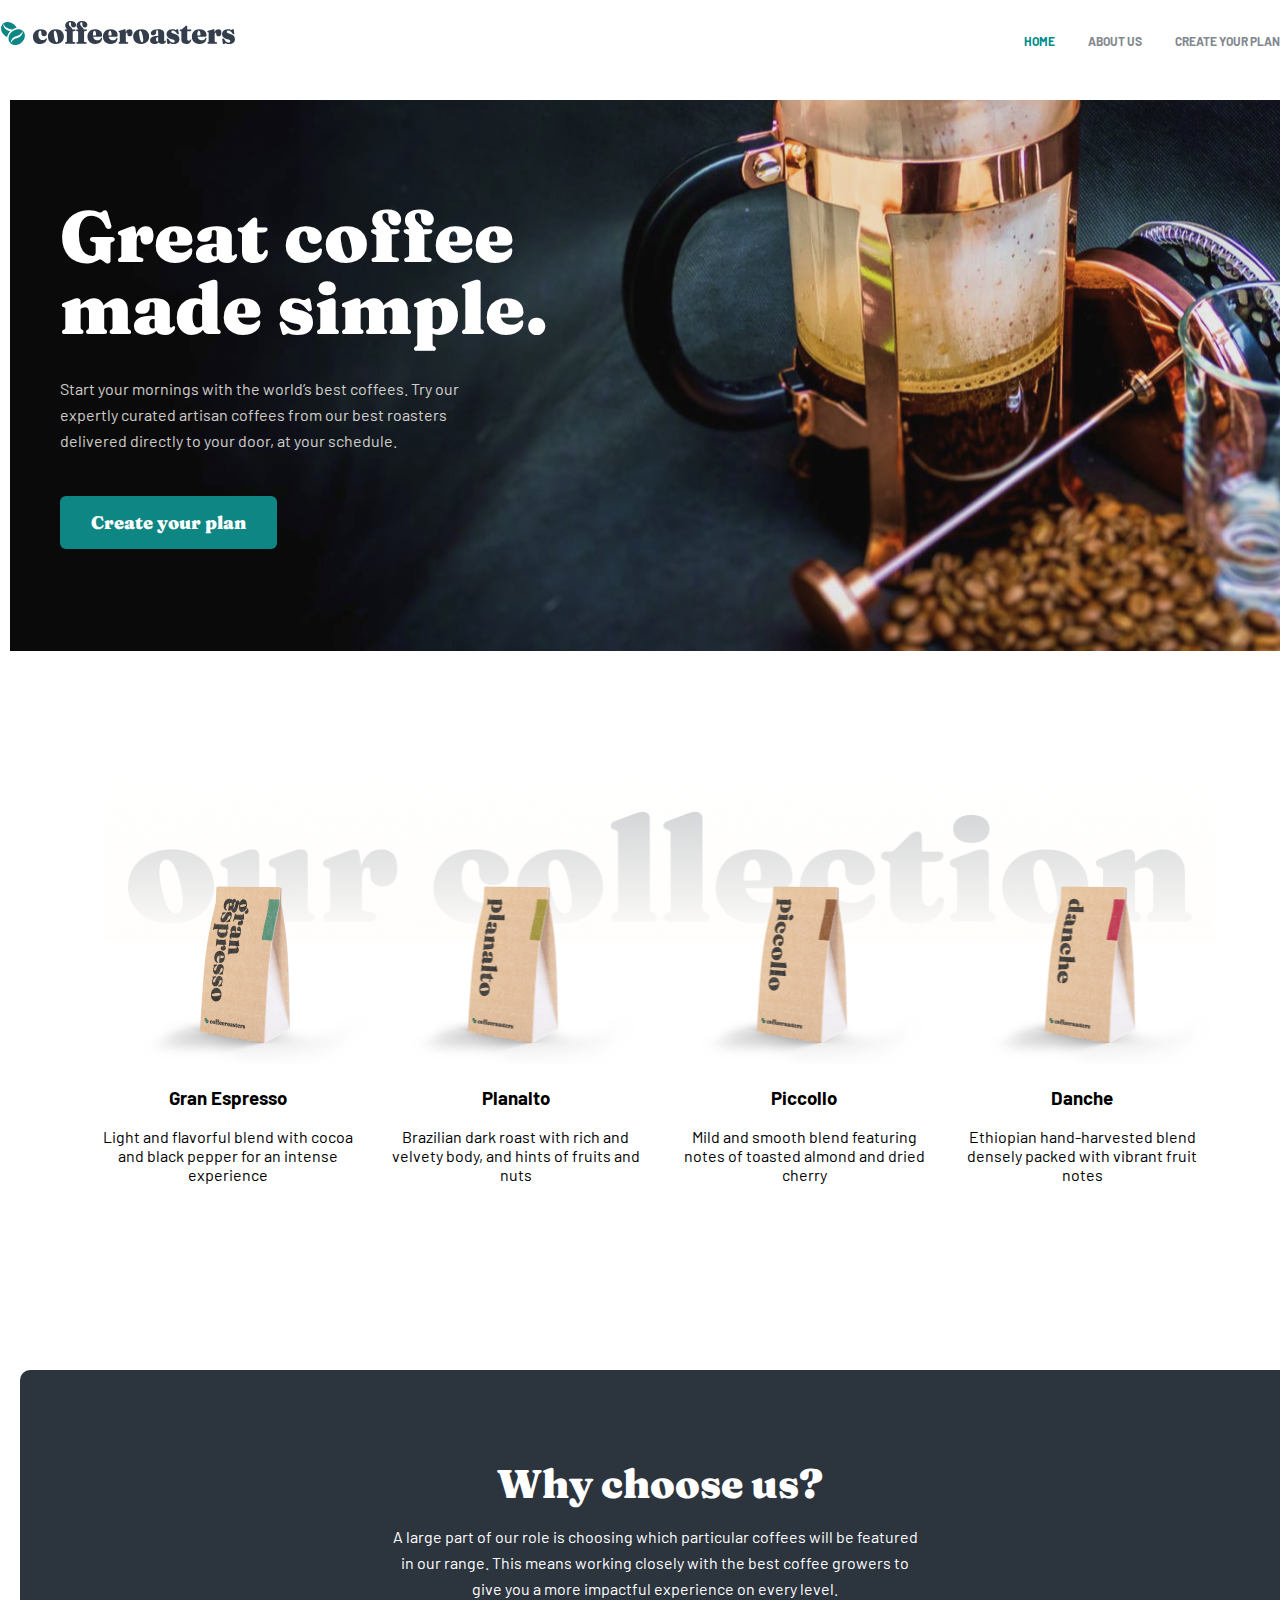
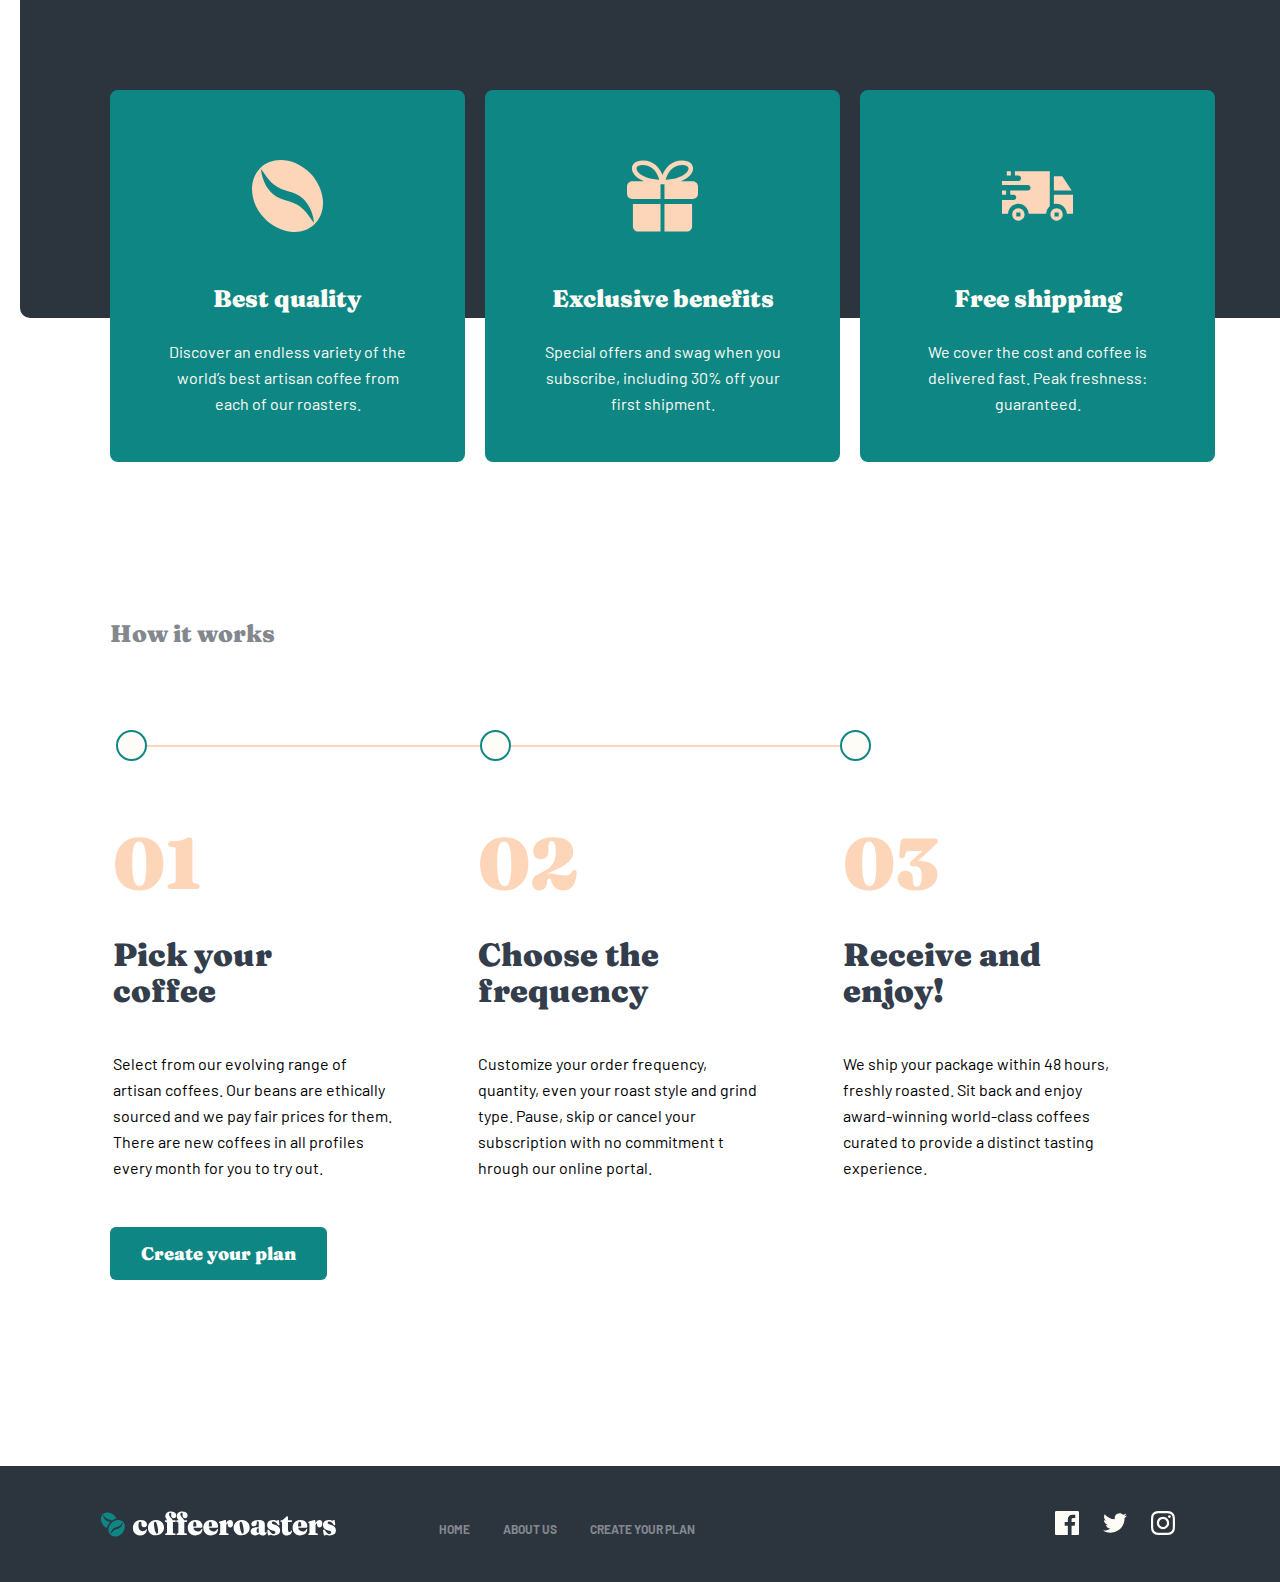
<file: index.html>
<!DOCTYPE html>
<html lang="en">
<head>
    <meta charset="UTF-8">
    <meta http-equiv="X-UA-Compatible" content="IE=edge">
    <meta name="viewport" content="width=device-width initial-scale=1.0">
    <link rel="stylesheet" href="css/main.min.css">
    <title>Home</title>
</head>
<body>
    <header class="header">
        <div class="container">
                <a  class="header-logo-link"
                    href="./index.html">
                    <img src="./image/svg/cofe-logo.svg" 
                    alt="header logo link"
                    width="236"
                    height="26">
                </a>

        <nav class="nav"> 
            <ul class="nav__list">
                <li class="nav__list__item">
                    <a class="nav__link nav__link--active"
                        href="./index.html">
                        HOME
                    </a>
                </li>
                <li class="nav__list__item">
                    <a class="nav__link"
                        href="./about.html">
                        ABOUT US
                    </a>
                </li>
                <li class="nav__list__item list__item__st">
                    <a class="nav__link"
                        href="./subscribe.html">
                        Create your plan
                    </a>
                </li>
            </ul>
        </nav>
        </div>
    </header>
                        <!-- 
                            main simple-section
                         -->
    <main class="main">
        <section class="simple-section">
            <div class="container">
                <div class="coffe__hero"> 
                    <h1 class="coffe__hero__title">
                        Great coffee made simple.
                    </h1>

                    <p class="all-text coffe__hero__text">
                        Start your mornings with the world’s best coffees. 
                        Try our expertly curated artisan coffees from our 
                        best roasters delivered directly to your door, at your schedule.
                    </p>
                    <a class="button"
                        href="#">
                        Create your plan
                    </a>
                </div>
            </div>
        </section>
                    <!-- 
                        collection-section 
                    -->

        <section class="collection-section">
            <div class="container">
                <div class="collection"> 
                    <div  class="collection__box espresso">
                        <h3 class="collection-title espresso__title">
                            Gran Espresso
                        </h3>
                        <p class="all-texts espresso__text">
                            Light and flavorful blend with cocoa 
                            and black pepper for an intense experience
                        </p>
                    </div>

                    <div  class="collection__box planalto">
                        <h3 class="collection-title planalto__title">
                            Planalto
                        </h3>
                        <p class="all-texts espresso__text">
                            Brazilian dark roast with rich and
                            velvety body, and hints of fruits and nuts
                        </p>
                    </div>

                    <div  class="collection__box piccollo">
                        <h3 class="collection-title piccollo__title">
                            Piccollo
                        </h3>
                        <p class="all-texts piccollo__text">
                            Mild and smooth blend featuring 
                            notes of toasted almond and dried cherry
                        </p>
                    </div>

                    <div  class="collection__box danche">
                        <h3 class="collection-title danche__title">
                            Danche
                        </h3>
                        <p class="all-text espresso-text">
                            Ethiopian hand-harvested blend densely
                            packed with vibrant fruit notes
                        </p>
                    </div>
                </div>
            </div>
        </section>
                  
        <!-- 
            choose-section
        -->
        <section class="choose-section">
            <div class="container">
                <div class="choose">
                    <div class="choose__top">
                        <h2 class="choose__title__st">
                            Why choose us?
                        </h2>
                        <p class="choose__text__st">
                            A large part of our role is choosing which particular coffees will be 
                            featured in our range. This means working closely with the best coffee
                            growers to give you a more impactful experience on every level.
                        </p>
                    </div>

                    <div class="choose__bottom">
                        <a class="choose__link quality" href="#">
                            <h3 class="choose__title quality__title">
                                Best quality
                            </h3>
                                <p class="choose__text quality__text">
                                    Discover an endless variety of the world’s best 
                                    artisan coffee from each of our roasters.
                                </p>
                        </a>

                        <a class="choose__link benefits" href="#">
                            <h3 class="choose__title benefits__title">
                                Exclusive benefits
                            </h3>
                            <p class="choose__text benefits__text">
                                Special offers and swag when you subscribe,
                                including 30% off your first shipment.
                            </p>
                       </a>

                        <a class="choose__link shipping" href="#">
                            <h3 class="choose__title shipping__title">
                                Free shipping
                            </h3>
                            <p class="choose__text shipping__text">
                                We cover the cost and coffee is delivered fast. 
                                Peak freshness: guaranteed.
                            </p>
                        </a>
                    </div>
                </div>
            </div>
        </section>

            <!-- 
                work-section
            -->

        <section class="work-section">
            <div class="container">
                <span class="work__item">
                    How it works
                </span>
                <span class="number-line"></span>
                <span class="circle circle-st"></span>
                <span class="circle circle-nd"></span>
                <span class="circle circle-th"></span>
                <div class="work__box">
                    <div class="work__list">
                        <span class="work-number">
                            01
                        </span>
                        <h3 class="work__title">
                            Pick your coffee
                        </h3>
                        <p class="all-text work__text">
                            Select from our evolving range of artisan coffees. 
                            Our beans are ethically sourced and we pay fair prices 
                            for them. There are new coffees in all profiles every month 
                            for you to try out.
                        </p>
                    </div>

                    <div class="work__list">
                        <span class="work-number">
                            02
                        </span>
                        <h3 class="work__title">
                            Choose the frequency
                        </h3>
                        <p class="all-text work__text">
                            Customize your order frequency, quantity, even your roast style and 
                            grind type. Pause, skip or cancel your subscription with no commitment t
                            hrough our online portal.
                        </p>
                    </div>

                    <div class="work__list">
                        <span class="work-number">
                            03
                        </span>
                        <h3 class="work__title">
                            Receive and enjoy!
                        </h3>
                        <p class="all-text work__text">
                            We ship your package within 48 hours, freshly roasted. Sit back and enjoy
                            award-winning world-class coffees curated to provide a distinct tasting experience.
                        </p>
                    </div>
                </div>

                <a class="button coffe__link__main" href="#">
                    Create your plan
                </a>
            </div>
        </section>
    </main>

    <footer class="footer">
        <div class="container">
            <a  class="footer__logo__link"
                href="./index.html">
                <img  class="footer-img" 
                    src="./image/svg/footerlogo.svg" 
                    alt="logo link"
                    width="236"
                    height="26">
            </a>

            <nav class="nav"> 
                <ul class="nav__list">
                    <li class="nav__list__item">
                        <a class="list__item__link"
                            href="./index.html">
                            HOME
                        </a>
                    </li>
                    <li class="nav__list__item">
                        <a class="list__item__link"
                            href="./index.html">
                            ABOUT US
                        </a>
                    </li>
                    <li class="nav__list__item list__item__st">
                        <a class="list__item__link"
                            href="./index.html">
                            Create your plan
                        </a>
                    </li>
                </ul>
            </nav>

            <a class="footer__link" 
                href="./https://www.facebook.com">
                <img src="./image/svg/facebook.svg" 
                    alt="the site link facebook"
                    width="24"
                    height="24">
            </a>
            
            <a class="footer__link"
                href="./https://www.twitter.com">
                <img src="./image/svg/twitter.svg"
                    alt="the site link twitter"
                    width="24"
                    height="20">
            </a>
            
            <a  class="footer__link"
                href="./https://www.instagram.com">
                <img src="./image/svg/instagram.svg" 
                    alt="the site link instagram"
                    width="24"
                    height="24">
            </a>
        </div>
    </footer>
</body>
</html>
</file>
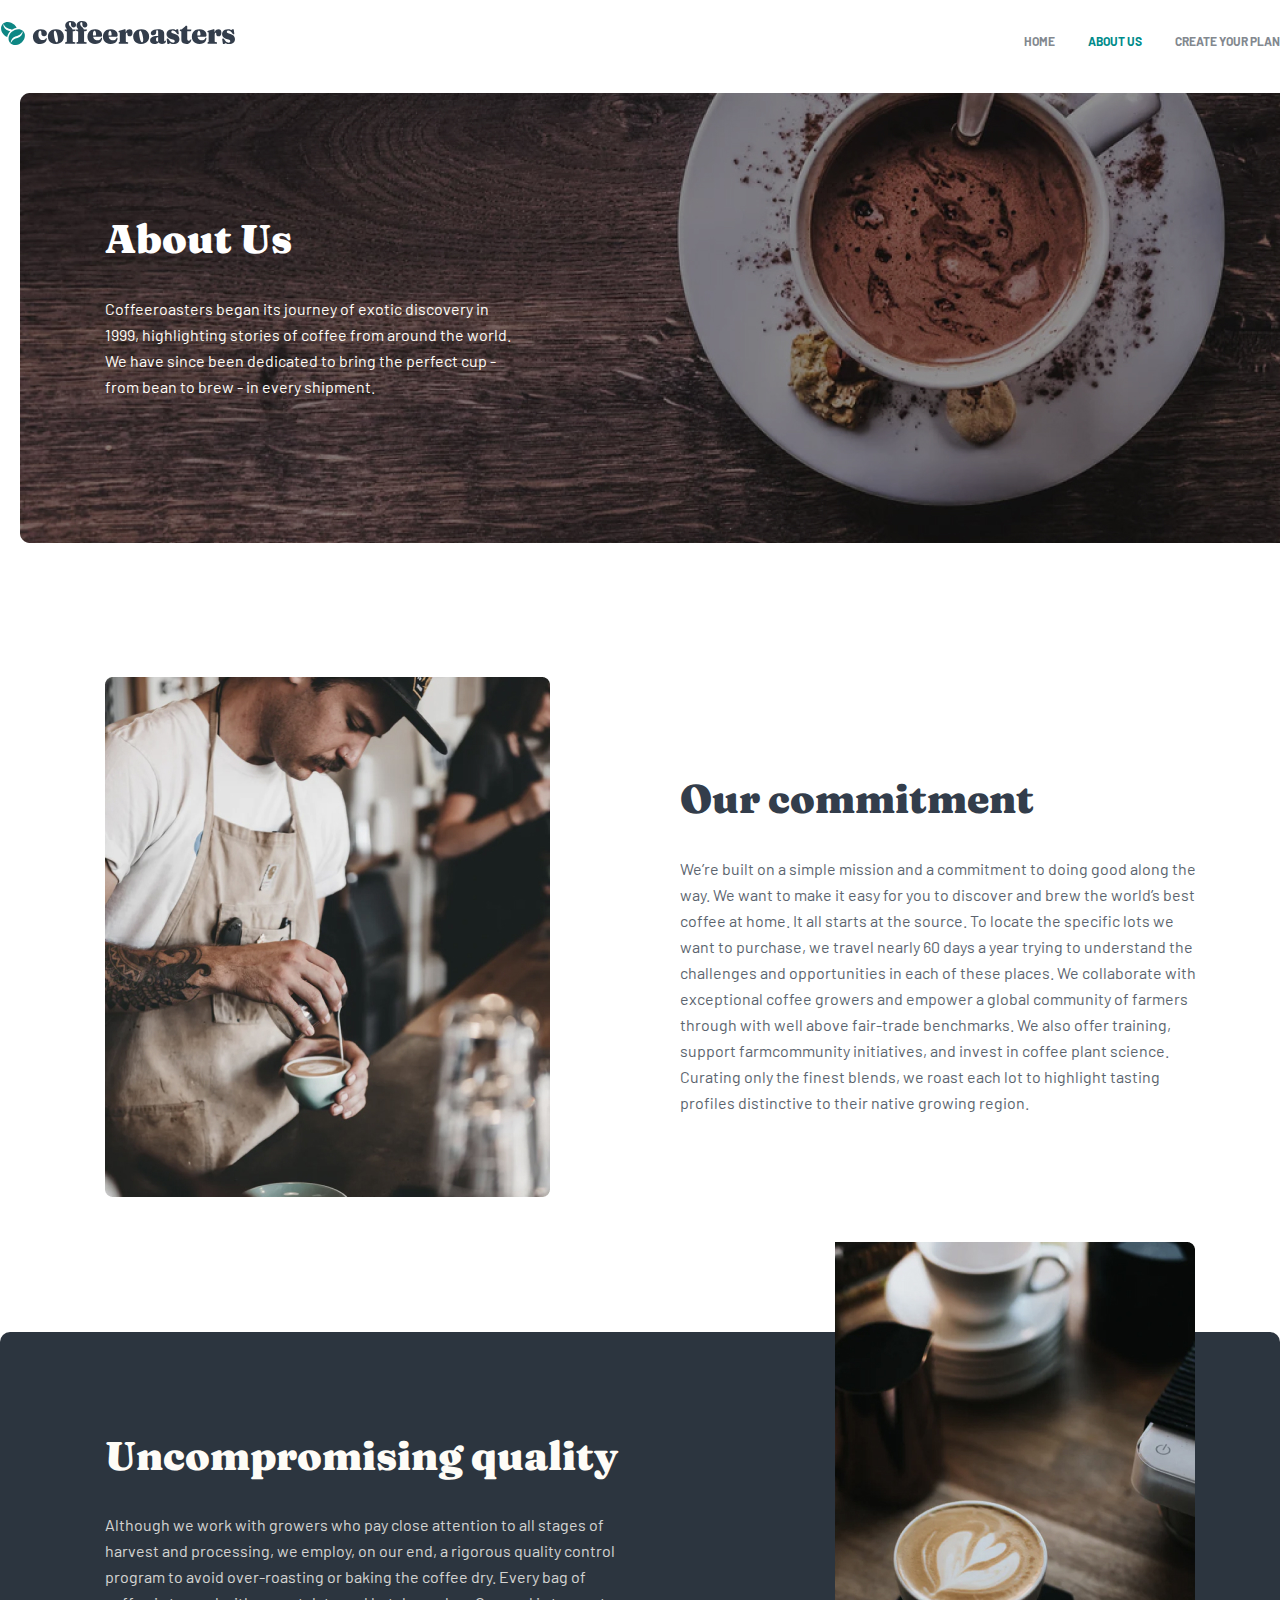
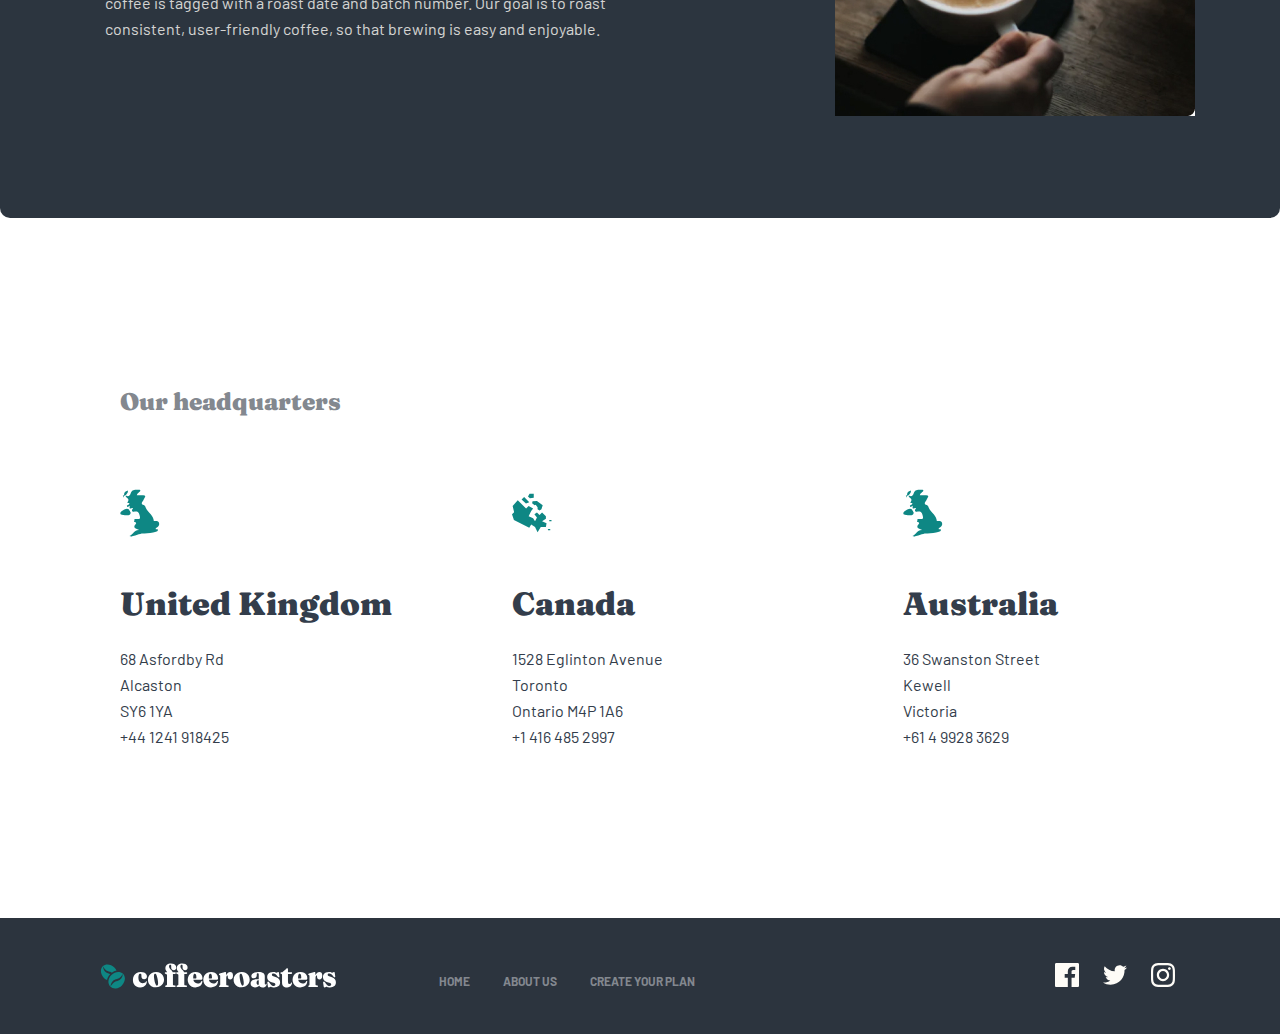
<file: about.html>
<!DOCTYPE html>
<html lang="en">
<head>
    <meta charset="UTF-8">
    <meta http-equiv="X-UA-Compatible" content="IE=edge">
    <meta name="viewport" content="width=device-width, initial-scale=1.0">
    <link rel="stylesheet" href="css/main.min.css">
    <title>About</title>
</head>
<body>

    <header class="header">
        <div class="container">
                <a  class="header-logo-link"
                    href="./index.html">
                    <img src="./image/svg/cofe-logo.svg" 
                    alt="header logo link"
                    width="236"
                    height="26">
                </a>

        <nav class="nav"> 
            <ul class="nav__list">
                <li class="nav__list__item">
                    <a class="nav__link"
                        href="./index.html">
                        HOME
                    </a>
                </li>
                <li class="nav__list__item">
                    <a class="nav__link nav__link--active"
                        href="./about.html">
                        ABOUT US
                    </a>
                </li>
                <li class="nav__list__item list__item__st">
                    <a class="nav__link"
                        href="./subscribe.html">
                        Create your plan
                    </a>
                </li>
            </ul>
        </nav>
        </div>
    </header>

                <!-- main 
                    about-section
                 -->

    <main class="main">
        <section class="about-section">
            <div class="container">
                <div class="hero">
                    <h2 class="hero__title">
                        About Us
                    </h2>
                    <p class="hero__paragraph">
                        Coffeeroasters began its journey of exotic discovery in 1999, 
                        highlighting stories of coffee from around the world. We have since 
                        been dedicated to bring the perfect cup - from bean to brew - in every shipment.
                    </p>
                </div>
            </div>
        </section>

            <!-- 
                commitmnent-section 
            -->
        <section class="commitment-section">
            <div class="container">
                <div class="commit"> 
                    <h2 class="commitment__title">
                        Our commitment
                    </h2>
                    <p class="commitment__paragraph">
                        We’re built on a simple mission and a commitment to doing good along the way. We want to make it easy for you
                        to discover and brew the world’s best coffee at home. It all starts at the source. To locate the specific lots 
                        we want to purchase, we travel nearly 60 days a year trying to understand the challenges and opportunities in each of
                        these places. We collaborate with exceptional coffee growers and empower a global community of farmers through with well above 
                        fair-trade benchmarks. We also offer training, support farmcommunity initiatives, and invest in coffee plant science. Curating only 
                        the finest blends, we roast each lot to highlight tasting profiles distinctive to their native growing region.
                    </p>
                </div>
            </div>
        </section>
                        <!-- 
                            uncompro
                         -->
        <section class="uncompro-section">
            <div class="container">
                <div class="uncompro">
                    <h2 class="uncompro__title">
                        Uncompromising quality
                    </h2>
                    <p class="uncompro__paragraph">
                        Although we work with growers who pay close attention to all stages of harvest and processing, we employ, on our end, 
                        a rigorous quality control program to avoid over-roasting or baking the coffee dry.
                        Every bag of coffee is tagged with a roast date and batch number. Our goal is to roast consistent, user-friendly coffee, 
                        so that brewing is easy and enjoyable.
                    </p>
                </div>
                <div class=uncompro-image></div>
            </div>
        </section>
                        <!-- 
                            state-section
                         -->

        <section class="state-section">
            <div class="container">
                <span class="state-title">Our headquarters</span>
                <div class="state">
                    <div class="state__item state__UK"> 
                        <h2 class="state__title">United Kingdom</h2>
                        <ul class="state__list">
                            <li class="state__list__item">
                                68  Asfordby Rd
                            </li>
                            <li class="state__list__item">
                                Alcaston
                            </li>
                            <li class="state__list__item">
                                SY6 1YA
                            </li>
                            <li class="state__list__item">
                                +44 1241 918425
                            </li>
                        </ul>
                    </div>
    
                    <div class="state__item state__canada"> 
                        <h2 class="state__title">Canada</h2>
                        <ul class="state__list">
                            <li class="state__list__item">
                                1528  Eglinton Avenue
                            </li>
                            <li class="state__list__item">
                                Toronto
                            </li>
                            <li class="state__list__item">
                                Ontario M4P 1A6
                            </li>
                            <li class="state__list__item">
                                +1 416 485 2997
                            </li>
                        </ul>
                    </div>
    
                    <div class="state__item state__aus"> 
                        <h2 class="state__title">Australia</h2>
                        <ul class="state__list">
                            <li class="state__list__item">
                                36  Swanston Street
                            </li>
                            <li class="state__list__item">
                                Kewell
                            </li>
                            <li class="state__list__item">
                                Victoria
                            </li>
                            <li class="state__list__item">
                                +61 4 9928 3629 
                            </li>
                        </ul>
                    </div>
                </div>
            </div>
        </section>
    </main>

    <!-- 
        footer 
    -->

<footer class="footer">
        <div class="container">
            <a  class="footer__logo__link"
                href="./index.html">
                <img  class="footer-img" 
                    src="./image/svg/footerlogo.svg" 
                    alt="logo link"
                    width="236"
                    height="26">
            </a>

            <nav class="nav"> 
                <ul class="nav__list">
                    <li class="nav__list__item">
                        <a class="list__item__link"
                            href="./index.html">
                            HOME
                        </a>
                    </li>
                    <li class="nav__list__item">
                        <a class="list__item__link"
                            href="./index.html">
                            ABOUT US
                        </a>
                    </li>
                    <li class="nav__list__item list__item__st">
                        <a class="list__item__link"
                            href="./index.html">
                            Create your plan
                        </a>
                    </li>
                </ul>
            </nav>

            <a class="footer__link" 
                href="./https://www.facebook.com">
                <img src="./image/svg/facebook.svg" 
                    alt="the site link facebook"
                    width="24"
                    height="24">
            </a>
            
            <a class="footer__link"
                href="./https://www.twitter.com">
                <img src="./image/svg/twitter.svg"
                    alt="the site link twitter"
                    width="24"
                    height="20">
            </a>
            
            <a  class="footer__link"
                href="./https://www.instagram.com">
                <img src="./image/svg/instagram.svg" 
                    alt="the site link instagram"
                    width="24"
                    height="24">
            </a>
        </div>
    </footer>
</body>
</html>
</file>
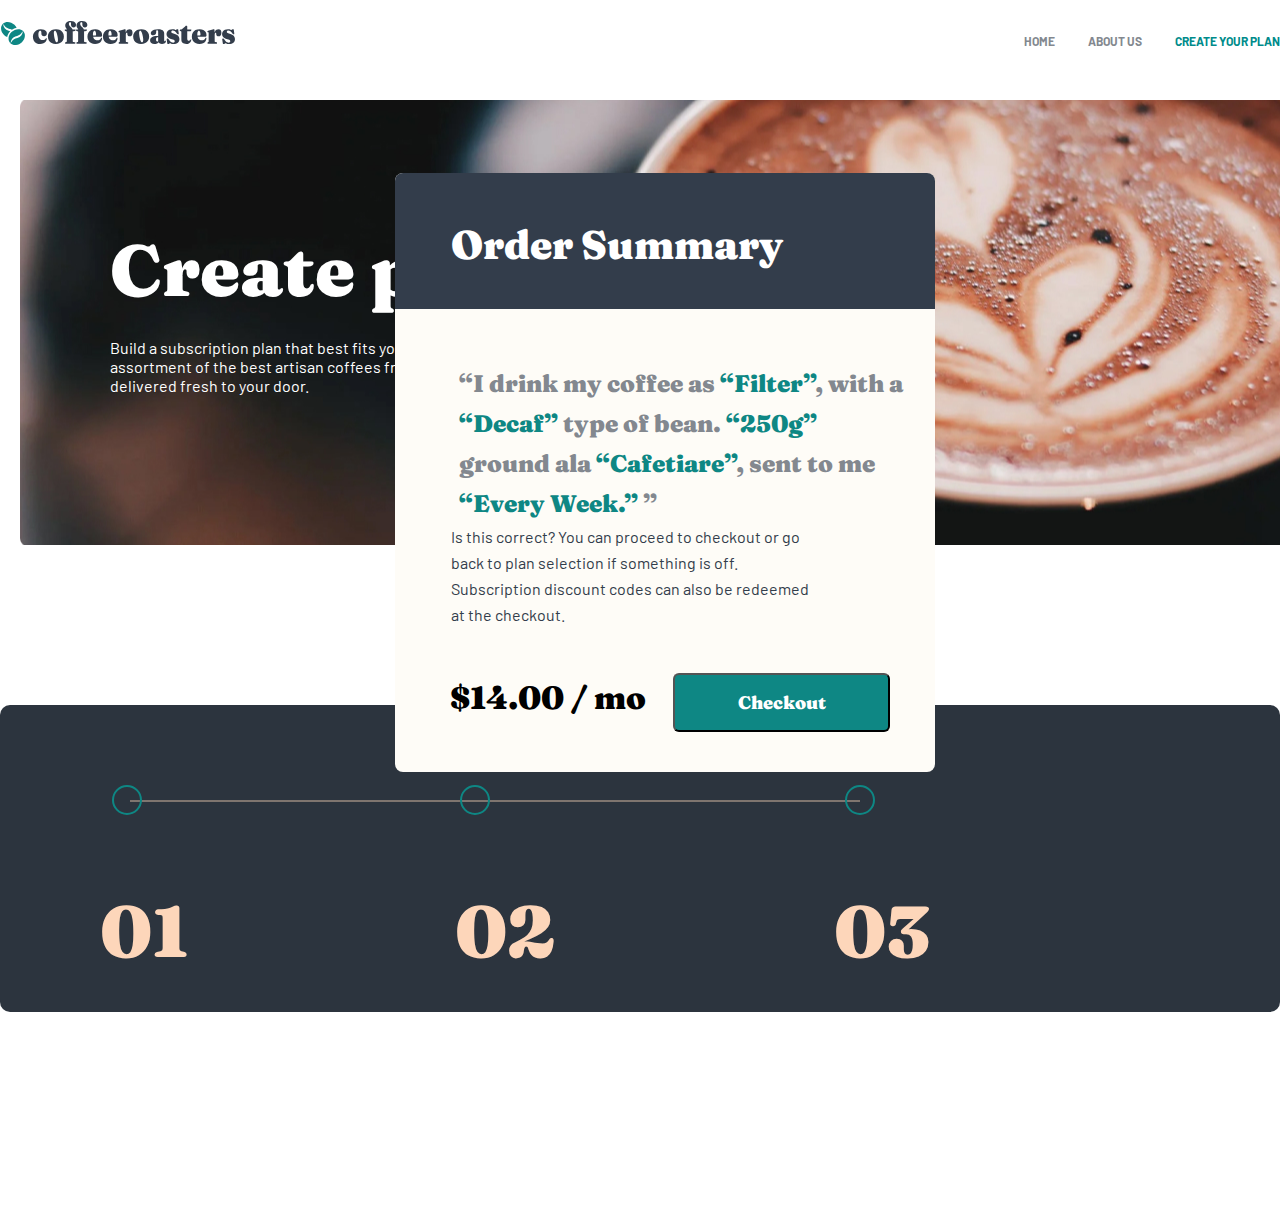
<file: modal.html>
<!DOCTYPE html>
<html lang="en">
<head>
    <meta charset="UTF-8">
    <meta http-equiv="X-UA-Compatible" content="IE=edge">
    <meta name="viewport" content="width=device-width, initial-scale=1.0">
    <link rel="stylesheet" href="/css/main.min.css">
    <title>modal</title>
</head>
<body>
     <header class="header">
        <div class="container">
                <a  class="header-logo-link"
                    href="./index.html">
                    <img src="./image/svg/cofe-logo.svg" 
                    alt="header logo link"
                    width="236"
                    height="26">
                </a>

        <nav class="nav"> 
            <ul class="nav__list">
                <li class="nav__list__item">
                    <a class="nav__link"
                        href="./index.html">
                        HOME
                    </a>
                </li>
                <li class="nav__list__item">
                    <a class="nav__link"
                        href="./about.html">
                        ABOUT US
                    </a>
                </li>
                <li class="nav__list__item list__item__st">
                    <a class="nav__link nav__link--active"
                        href="./subscribe.html">
                        Create your plan
                    </a>
                </li>
            </ul>
        </nav>
        </div>
    </header>

    <main class="main">
        <section class="plan-section">
            <div class="container">
                <div class="plan__box">
                    <h2 class="plan__title">
                        Create plan
                    </h2>
                    <p class="plan__text">
                        Build a subscription plan that best fits your needs.
                        We offer an assortment of the best artisan coffees from around the globe delivered fresh to your door.
                    </p>
                </div>
            </div>
        </section>
            <!-- 
                work-section
            -->

        <section class="work-section">
            <div class="container subscribe-box">
                <span class="number-line subscribe-line"></span>
                <span class="circle about-circle-st"></span>
                <span class="circle about-circle-nd"></span>
                <span class="circle about-circle-th"></span>

                <div class="work__box work__box__subs">
                    <span  class="modal-count modal-count-st">01</span>
                    <span  class="modal-count modal-count-nd">02</span>
                    <span  class="modal-count modal-count-th">03</span>
            </div>   
            </div>

        <section class="order-absolut">
            <div class="container">
                <div class="order-box order-box--st">
                    <h2 class="order-box__title--st">
                        Order Summary
                    </h2>
                    <blockquote class="order-box__iqtibos order-box__iqtibos--st">
                        “I drink my coffee as <q>Filter</q>, with a <q>Decaf</q> type of bean. 
                        <q>250g</q> ground ala <q>Cafetiare</q>, sent to me <q>Every Week.</q> ”
                    </blockquote>
                    <p class="order-box__text--st">
                        Is this correct? You can proceed to checkout or go back to plan selection if something is off. 
                        Subscription discount codes can also be redeemed at the checkout. 
                    </p>
                    <strong class="order-str">
                        $14.00 / mo
                    </strong>
                    <button class="button order-button">
                        Checkout
                    </button>
                </div>
            </div>
        </section>

        </main>
</body>
</html>
</file>
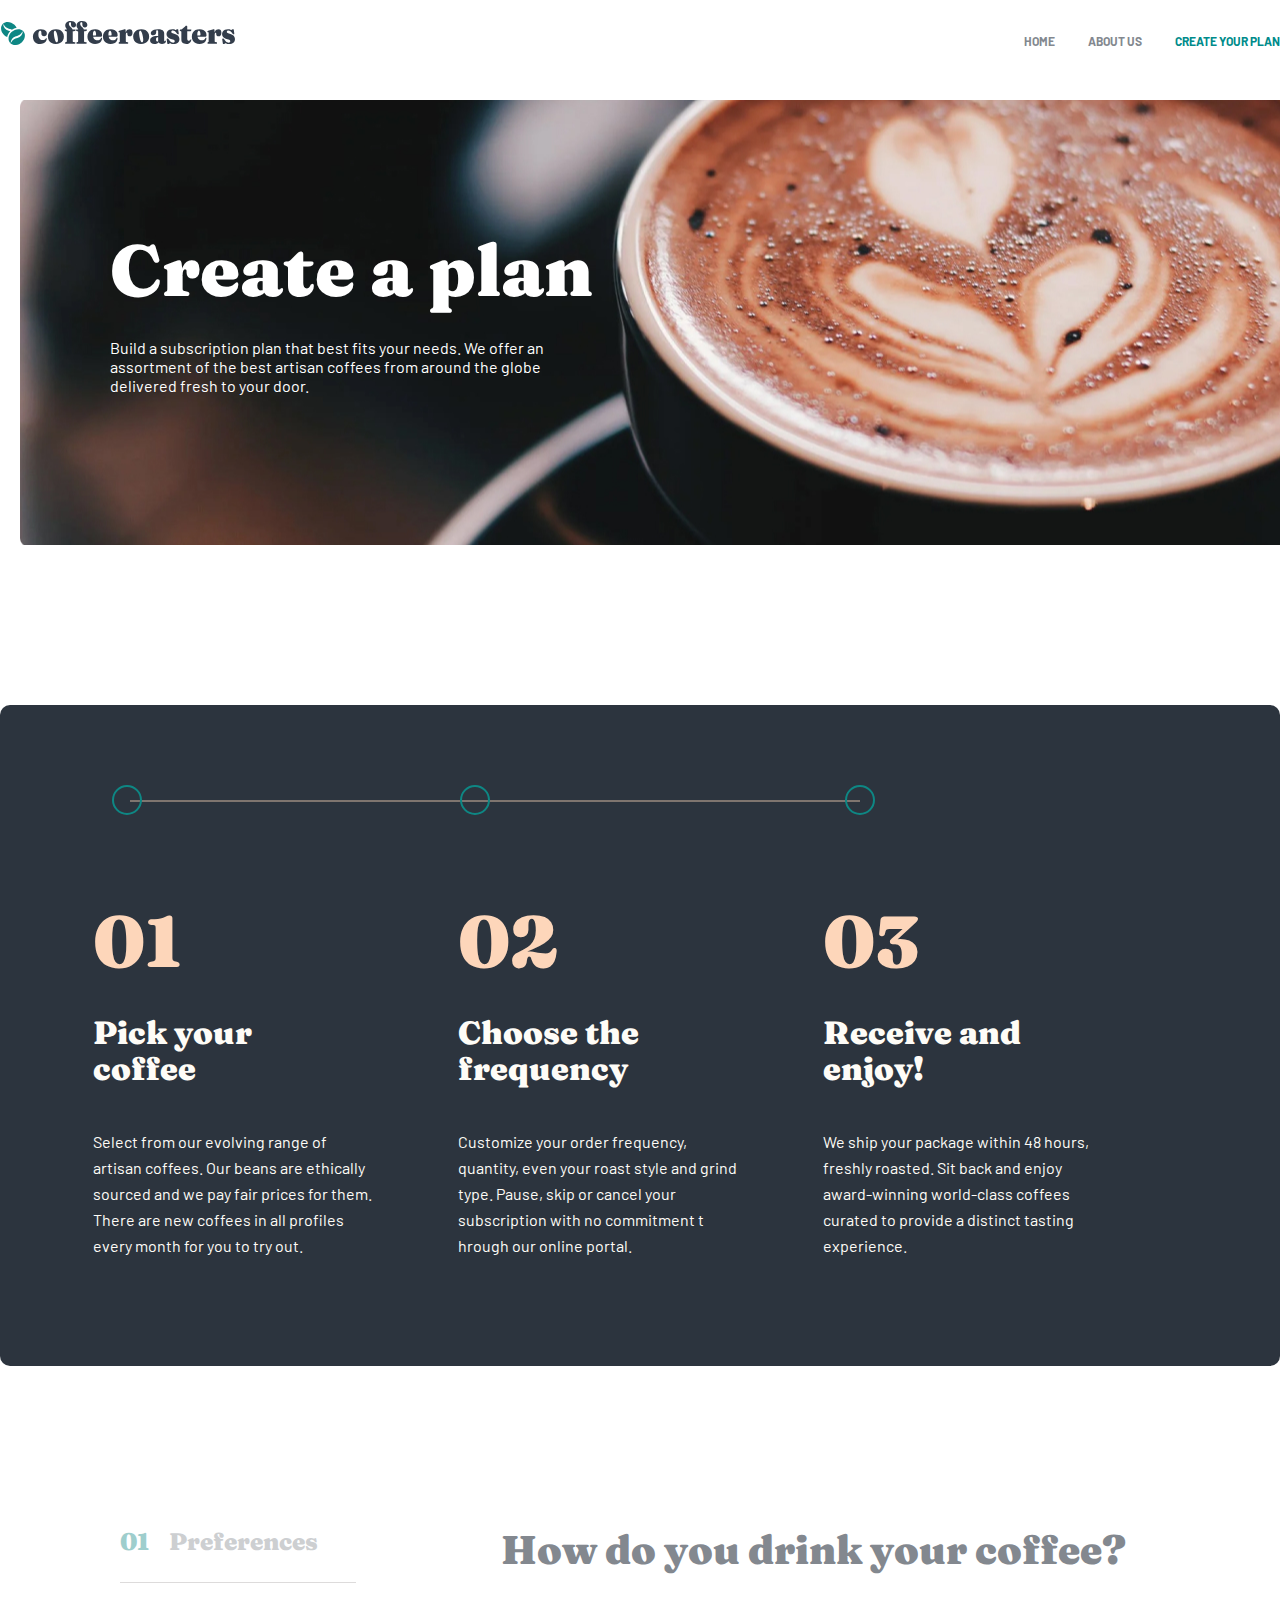
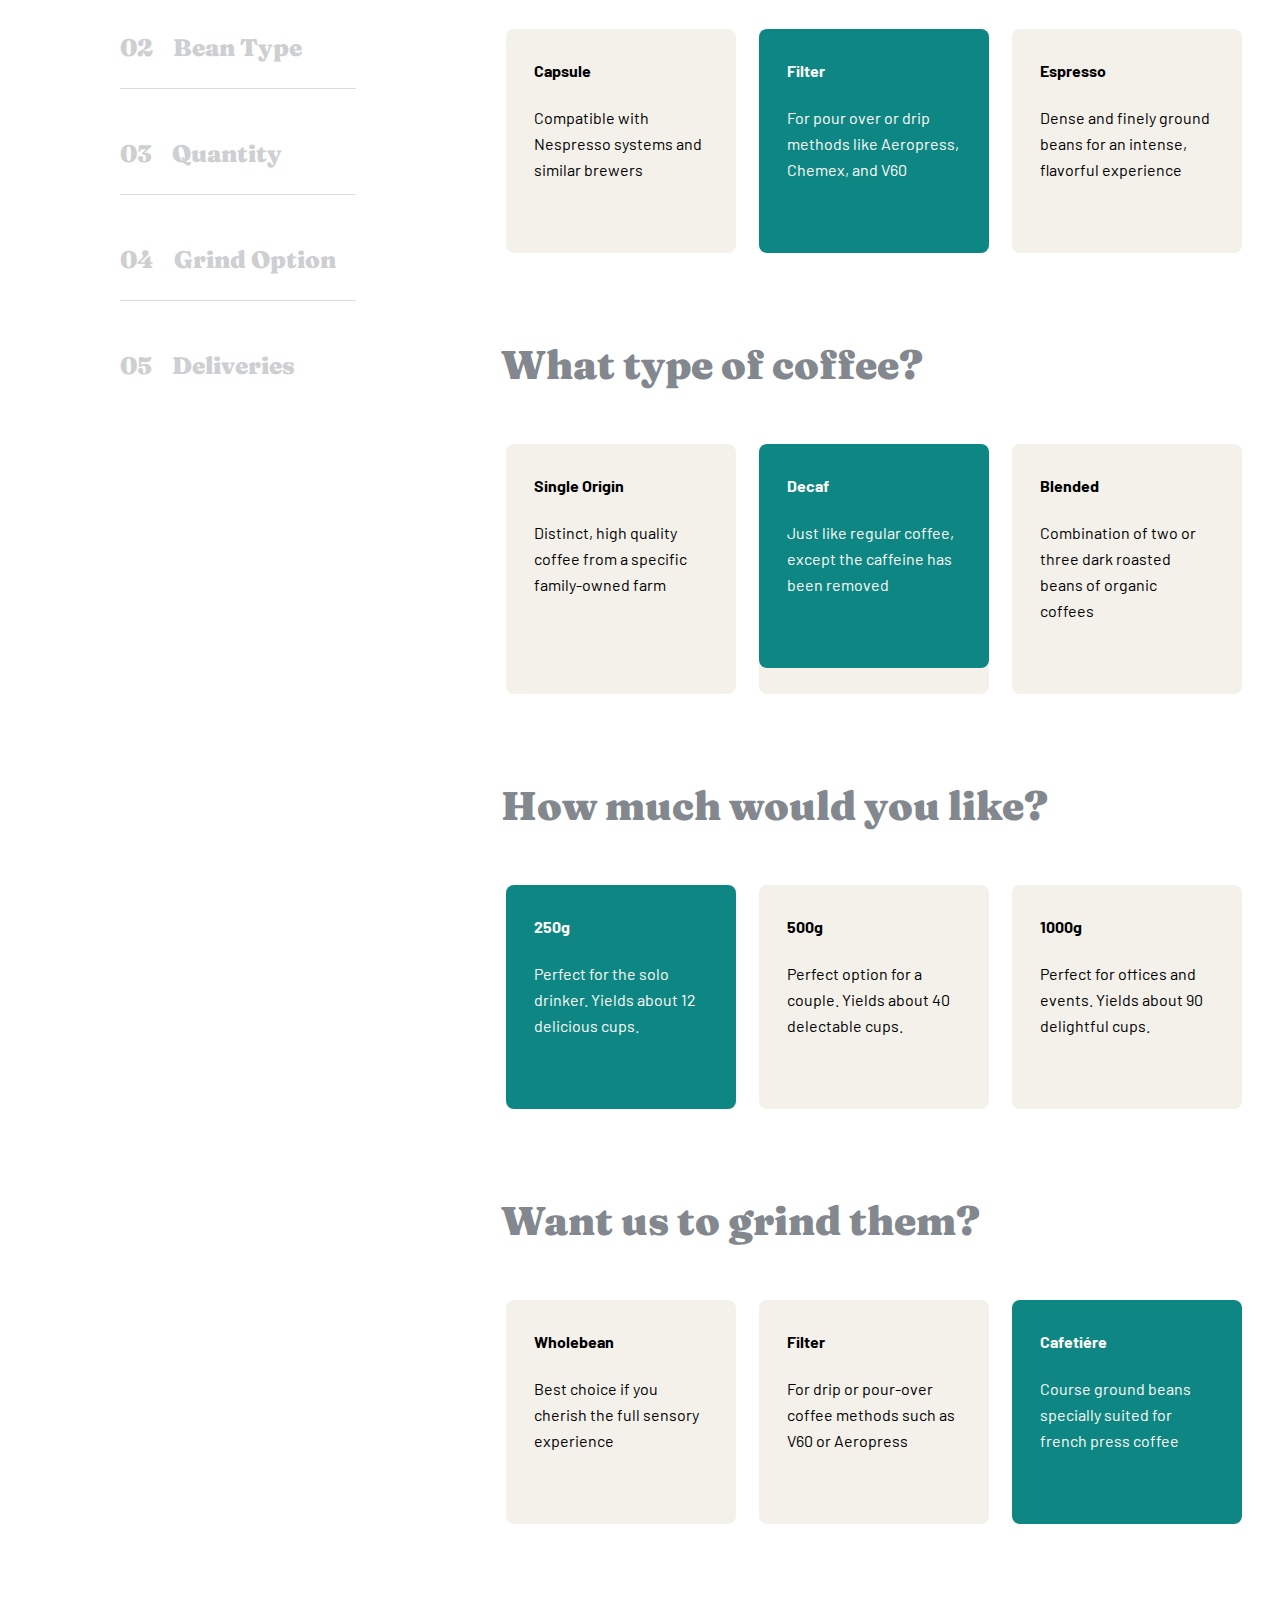
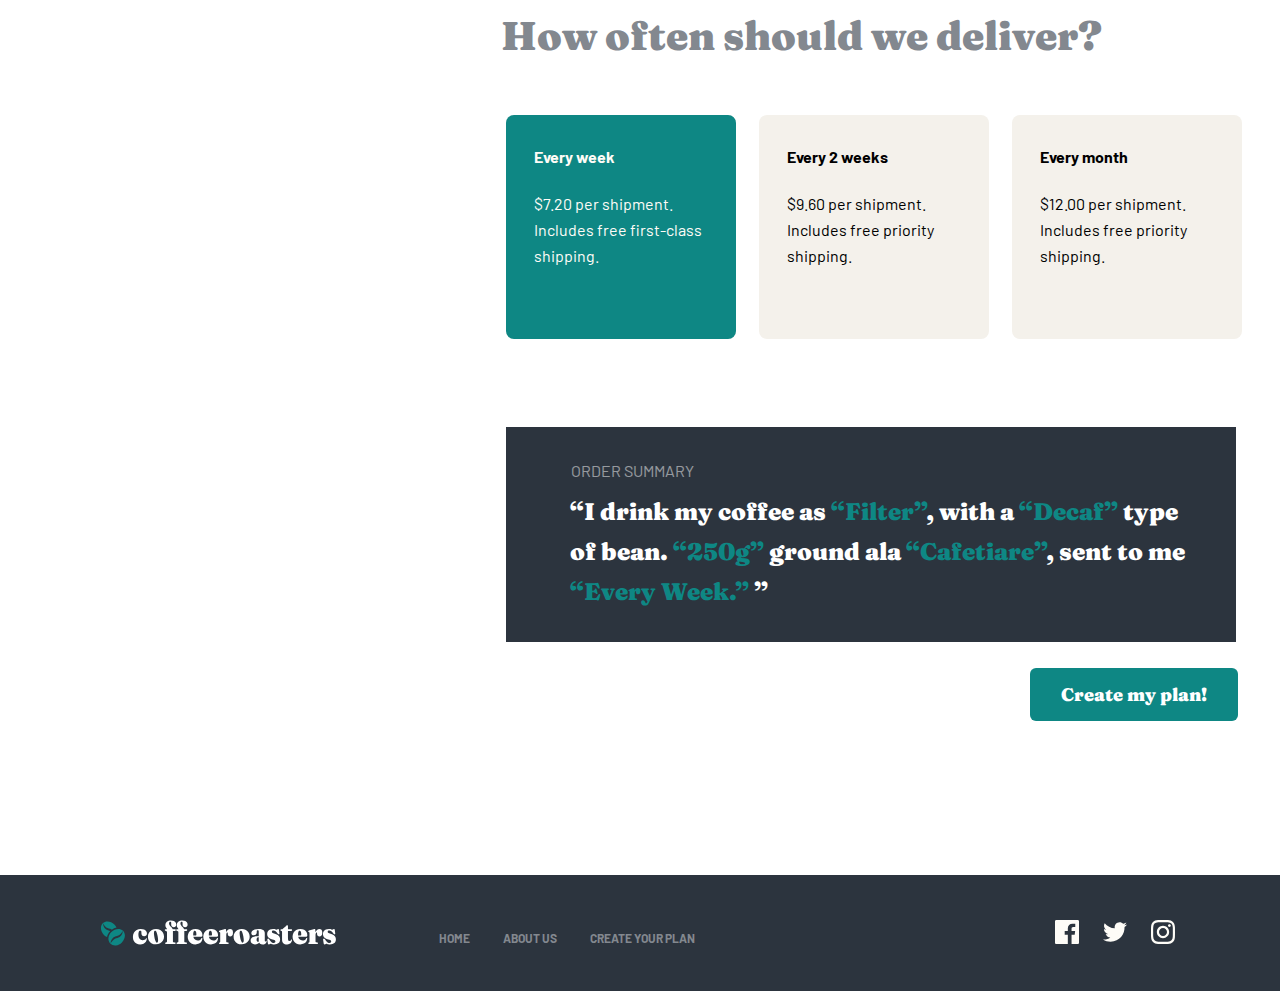
<file: subscribe.html>
<!DOCTYPE html>
<html lang="en">
<head>
    <meta charset="UTF-8">
    <meta http-equiv="X-UA-Compatible" content="IE=edge">
    <meta name="viewport" content="width=device-width, initial-scale=1.0">
    <link rel="stylesheet" href="./css/main.min.css">
    <title>subscribe</title>
</head>
<body>
    <header class="header">
        <div class="container">
                <a  class="header-logo-link"
                    href="./index.html">
                    <img src="./image/svg/cofe-logo.svg" 
                    alt="header logo link"
                    width="236"
                    height="26">
                </a>

        <nav class="nav"> 
            <ul class="nav__list">
                <li class="nav__list__item">
                    <a class="nav__link"
                        href="./index.html">
                        HOME
                    </a>
                </li>
                <li class="nav__list__item">
                    <a class="nav__link"
                        href="./about.html">
                        ABOUT US
                    </a>
                </li>
                <li class="nav__list__item list__item__st">
                    <a class="nav__link nav__link--active"
                        href="./subscribe.html">
                        Create your plan
                    </a>
                </li>
            </ul>
        </nav>
        </div>
    </header>

    <main class="main">
        <section class="plan-section">
            <div class="container">
                <div class="plan__box">
                    <h2 class="plan__title">
                        Create a plan
                    </h2>
                    <p class="plan__text">
                        Build a subscription plan that best fits your needs.
                        We offer an assortment of the best artisan coffees from around the globe delivered fresh to your door.
                    </p>
                </div>
            </div>
        </section>
            <!-- 
                work-section
            -->

        <section class="work-section">
            <div class="container subscribe-box">
                <span class="number-line subscribe-line"></span>
                <span class="circle about-circle-st"></span>
                <span class="circle about-circle-nd"></span>
                <span class="circle about-circle-th"></span>
                <div class="work__box work__box__subs">
                    <div class="work__list">
                        <span class="work-number">
                            01
                        </span>
                        <h3 class="work__title  work__title__subs">
                            Pick your coffee
                        </h3>
                        <p class="all-text work__text">
                            Select from our evolving range of artisan coffees. 
                            Our beans are ethically sourced and we pay fair prices 
                            for them. There are new coffees in all profiles every month 
                            for you to try out.
                        </p>
                    </div>

                    <div class="work__list">
                        <span class="work-number">
                            02
                        </span>
                        <h3 class="work__title  work__title__subs">
                            Choose the frequency
                        </h3>
                        <p class="all-text work__text">
                            Customize your order frequency, quantity, even your roast style and 
                            grind type. Pause, skip or cancel your subscription with no commitment t
                            hrough our online portal.
                        </p>
                    </div>

                    <div class="work__list">
                        <span class="work-number">
                            03
                        </span>
                        <h3 class="work__title  work__title__subs">
                            Receive and enjoy!
                        </h3>
                        <p class="all-text work__text">
                            We ship your package within 48 hours, freshly roasted. Sit back and enjoy
                            award-winning world-class coffees curated to provide a distinct tasting experience.
                        </p>
                    </div>
                </div>
        </section>
                        <!-- 
                            your-coffe
                         -->

        <section class="your-coffe">
            <div class="container">
                <div class="your-coffe__left">
                    <ol class="your-coffe__list">
                        <li class="your-coffe__list__item">
                            <a class="your-coffe__link" href="#Capsula">
                            <span class="your-coffe__number your-coffe__number-st "> 01</span><span class="your-coffe__name">Preferences</span>
                            </a>
                        </li>
                        <li class="your-coffe__list__item">
                            <a  class="your-coffe__link" href="#type">
                            <span class="your-coffe__number"> 02</span><span class="your-coffe__name">Bean Type </span>
                            </a>
                        </li>
                        <li class="your-coffe__list__item">
                            <a  class="your-coffe__link" href="#quantity">
                            <span class="your-coffe__number"> 03</span><span class="your-coffe__name">Quantity</span>
                            </a>
                            
                        </li>
                        <li class="your-coffe__list__item">
                            <a  class="your-coffe__link" href="#grid">
                            <span class="your-coffe__number"> 04</span><span class="your-coffe__name">Grind Option</span>
                            </a>
                        </li>
                        <li class="your-coffe__list__item">
                            <a  class="your-coffe__link" href="#deliver">
                            <span class="your-coffe__number"> 05</span><span class="your-coffe__name">Deliveries</span>
                            </a>
                        </li>   
                    </ol>
                </div>  
                                <!-- coffe-right -->

                                <!-- forma -->

                <div class="your-coffe__right">
                  
                    <form class="" action="">
                        <h3 class="coffe__right__title"  id="capsule">
                            How do you drink your coffee?
                        </h3>
                         
                        <div class="coffe__right__list">
                            <div class="right__box__item">
                                <label>
                                  <input class="input visually-hidden" type="radio" name="Capsule" id="">
                                  <div class="checking-item">
                                    <h4 class="right__item__title">
                                        Capsule
                                    </h4>
                                    <p class="right__item__text">
                                        Compatible with Nespresso systems and similar brewers
                                    </p>
                                </div>
                                  
                                </label>
                            </div>
  
                            <div class="right__box__item right__box__checking">
                              <label>
                                <input class="input visually-hidden" type="radio" name="Capsule" checked>
                                <div class="checking-item">
                                    <h4 class="right__item__title">
                                        Filter
                                    </h4>
                                    <p class="right__item__text">
                                        For pour over or drip methods like Aeropress, Chemex, and V60
                                    </p>
                                </div>
                              
                              </label>
                          </div>
  
                          <div class="right__box__item">
                              <label>
                                <input class="input visually-hidden" type="radio" name="Capsule" id="" >
                                <div class="checking-item">
                                    <h4 class="right__item__title">
                                        Espresso
                                    </h4>
                                    <p class="right__item__text">
                                        Dense and finely ground beans for an intense, flavorful experience
                                    </p>
                                </div>
                               
                              </label>
                          </div>
                        </div>


                        <h3 class="coffe__right__title" id="type">
                            What type of coffee?
                        </h3>
                         
                        <div class="coffe__right__list">
                            <div class="right__box__item">
                                <label>
                                  <input class="input visually-hidden" type="radio" name="type" id="" >
                                  <div class="checking-item">
                                    <h4 class="right__item__title">
                                        Single Origin
                                    </h4>
                                    <p class="right__item__text">
                                        Distinct, high quality coffee from a specific family-owned farm
                                    </p>
                                  </div>
                                 
                                </label>
                            </div>
  
                            <div class="right__box__item">
                              <label>
                                <input class="input visually-hidden" type="radio" name="type" checked>
                                <div class="checking-item">
                                    <h4 class="right__item__title">
                                        Decaf
                                    </h4>
                                    <p class="right__item__text">
                                        Just like regular coffee, except the caffeine has been removed
                                    </p>
                                </div>
                               
                              </label>
                          </div>
                          <div class="right__box__item">
                            <label>
                              <input class="input visually-hidden" type="radio" name="type">
                              <div class="checking-item">
                                  <h4 class="right__item__title">
                                    Blended
                                  </h4>
                                  <p class="right__item__text">
                                    Combination of two or three dark roasted beans of organic coffees
                                  </p>
                              </div>
                            </label>
                        </div>
                    </div>

                
                    <h3 class="coffe__right__title" id="quantity">
                        How much would you like?
                    </h3>
                    
                    <div class="coffe__right__list" >
                        <div class="right__box__item">
                            <label>
                            <input class="input visually-hidden" type="radio" name="quantity"checked>
                            <div class="checking-item">
                                <h4 class="right__item__title">
                                    250g
                                </h4>
                                <p class="right__item__text">
                                    Perfect for the solo drinker. Yields about 12 delicious cups.
                                </p>
                            </div>
                            
                            </label>
                        </div>

                        <div class="right__box__item">
                        <label>
                            <input class="input visually-hidden" type="radio" name="quantity" id="" >
                            <div class="checking-item">
                                <h4 class="right__item__title">
                                    500g
                                </h4>
                                <p class="right__item__text">
                                    Perfect option for a couple. Yields about 40 delectable cups.
                                </p>
                            </div>
                        
                        </label>
                    </div>
                    <div class="right__box__item">
                        <label>
                        <input class="input visually-hidden" type="radio" name="quantity" id="" >
                        <div class="checking-item">
                            <h4 class="right__item__title">
                                1000g
                            </h4>
                            <p class="right__item__text">
                                Perfect for offices and events. Yields about 90 delightful cups.
                            </p>
                        </div>
                        </label>
                    </div>
                </div>
            
                        <h3 class="coffe__right__title"  id="grid">
                            Want us to grind them?
                        </h3>
                         
                        <div class="coffe__right__list">
                            <div class="right__box__item">
                                <label>
                                  <input class="input visually-hidden" type="radio" name="grid" id="" >
                                  <div class="checking-item">
                                    <h4 class="right__item__title">
                                        Wholebean
                                    </h4>
                                    <p class="right__item__text">
                                        Best choice if you cherish the full sensory experience
                                    </p>
                                  </div>
                                 
                                </label>
                            </div>
  
                            <div class="right__box__item">
                              <label>
                                <input class="input visually-hidden" type="radio" name="grid">
                                <div class="checking-item">
                                    <h4 class="right__item__title">
                                        Filter
                                    </h4>
                                    <p class="right__item__text">
                                        For drip or pour-over coffee methods such as V60 or Aeropress
                                    </p>
                                </div>
                               
                              </label>
                          </div>
                          <div class="right__box__item">
                            <label>
                              <input class="input visually-hidden" type="radio" name="grid" checked>
                              <div class="checking-item">
                                  <h4 class="right__item__title">
                                    Cafetiére
                                  </h4>
                                  <p class="right__item__text">
                                    Course ground beans specially suited for french press coffee
                                  </p>
                              </div>
                            </label>
                            </div>
                        </div>

                
                    <h3 class="coffe__right__title"  id="deliver">
                        How often should we deliver?
                    </h3>
                    
                    <div class="coffe__right__list">
                        <div class="right__box__item">
                            <label>
                            <input class="input visually-hidden" type="radio" name="deliver" checked >
                            <div class="checking-item">
                                <h4 class="right__item__title">
                                    Every week
                                </h4>
                                <p class="right__item__text">
                                    $7.20 per shipment. Includes free first-class shipping.
                                </p>
                            </div>
                            
                            </label>
                        </div>

                        <div class="right__box__item">
                        <label>
                            <input class="input visually-hidden" type="radio" name="deliver">
                            <div class="checking-item">
                                <h4 class="right__item__title">
                                    Every 2 weeks
                                </h4>
                                <p class="right__item__text">
                                    $9.60 per shipment. Includes free priority shipping.
                                </p>
                            </div>
                        
                        </label>
                    </div>
                    <div class="right__box__item">
                        <label>
                        <input class="input visually-hidden" type="radio" name="deliver">
                        <div class="checking-item">
                            <h4 class="right__item__title">
                                Every month
                            </h4>
                            <p class="right__item__text">
                                $12.00 per shipment. Includes free priority shipping.
                            </p>
                        </div>
                     </label>
                    </div>
                </div>

                <!-- 
                    order-box
                 -->
               
                <div class="order-box">
                    <h3 class="order-box__title">
                        Order Summary
                    </h3>
                    <blockquote class="order-box__iqtibos">
                        “I drink my coffee as <q>Filter</q>, with a <q>Decaf</q> type of bean. 
                        <q>250g</q> ground ala <q>Cafetiare</q>, sent to me <q>Every Week.</q> ”
                    </blockquote>
                </div>

                <a  class="button button__finish" href="./modal.html">
                    Create my plan!
                </a>
            </div>
        </section>
    </main>

                        <!-- footer -->


     <footer class="footer">
        <div class="container">
            <a  class="footer__logo__link"
                href="./index.html">
                <img  class="footer-img" 
                    src="./image/svg/footerlogo.svg" 
                    alt="logo link"
                    width="236"
                    height="26">
            </a>

            <nav class="nav"> 
                <ul class="nav__list">
                    <li class="nav__list__item">
                        <a class="list__item__link"
                            href="./index.html">
                            HOME
                        </a>
                    </li>
                    <li class="nav__list__item">
                        <a class="list__item__link"
                            href="./index.html">
                            ABOUT US
                        </a>
                    </li>
                    <li class="nav__list__item list__item__st">
                        <a class="list__item__link"
                            href="./index.html">
                            Create your plan
                        </a>
                    </li>
                </ul>
            </nav>

            <a class="footer__link" 
                href="./https://www.facebook.com">
                <img src="./image/svg/facebook.svg" 
                    alt="the site link facebook"
                    width="24"
                    height="24">
            </a>
            
            <a class="footer__link"
                href="./https://www.twitter.com">
                <img src="./image/svg/twitter.svg"
                    alt="the site link twitter"
                    height="20">
            </a>
            
            <a  class="footer__link"
                href="./https://www.instagram.com">
                <img src="./image/svg/instagram.svg" 
                    alt="the site link instagram"
                    width="24"
                    height="24">
            </a>
        </div>
    </footer>
</body>
</html>
</file>
<file: css/main.min.css>
@font-face{font-family:'Fraunces';font-style:normal;font-weight:400;src:local(""),url("../fonts/fraunces-v10-latin-regular.woff2") format("woff2"),url("../fonts/fraunces-v10-latin-regular.woff") format("woff")}@font-face{font-family:'Fraunces';font-style:normal;font-weight:900;src:local(""),url("../fonts/fraunces-v10-latin-900.woff2") format("woff2"),url("../fonts/fraunces-v10-latin-900.woff") format("woff")}@font-face{font-family:'Barlow';font-style:normal;font-weight:400;src:local(""),url("../fonts/barlow-v5-latin-regular.woff2") format("woff2"),url("../fonts/barlow-v5-latin-regular.woff") format("woff")}@font-face{font-family:'Barlow';font-style:normal;font-weight:700;src:local(""),url("../fonts/barlow-v5-latin-700.woff2") format("woff2"),url("../fonts/barlow-v5-latin-700.woff") format("woff")}*,::after,::before{-webkit-box-sizing:border-box;box-sizing:border-box;scroll-behavior:smooth}body{margin:0;padding:0;font-family:'Barlow','Arial',sans-serif;font-size:16px;font-weight:normal}.container{width:1320px;margin:0 auto;padding:0 20px;text-align:center}li{list-style-type:none}a{text-decoration:none}img{vertical-align:middle;-o-object-fit:cover;object-fit:cover}.header{position:fixed;top:0;left:0;width:100%;z-index:100;background-color:#ffffff;padding-bottom:10px}.header .container{display:-webkit-box;display:-ms-flexbox;display:flex;-webkit-box-pack:justify;-ms-flex-pack:justify;justify-content:space-between;width:1280px;padding:0}.header-logo-link{margin-top:20px}.nav__list{display:-webkit-box;display:-ms-flexbox;display:flex;margin:0;padding:0;margin-top:30px;text-transform:uppercase}.nav__list__item+.nav__list__item{margin-left:33px}.nav__list__item__st{margin-right:0}.nav__link{font-weight:bold;font-size:12px;line-height:15px;color:#83888F}.nav__link:hover{color:#333D4B}.nav__link--active{color:darkcyan}.simple-section .container{margin-top:100px;width:1280px;background-image:url(../image/jpg/Bitmap.jpg);background-size:1280px 600px;background-repeat:no-repeat;background-position:left 10px center;margin-bottom:100px}.coffe__hero{width:495px;color:#ffffff;text-align:left;margin:0;padding-left:40px;padding-top:100px;padding-bottom:116px}.coffe__hero__title{width:495px;color:#ffffff;font-family:'Fraunces','Arial',sans-serif;font-weight:900;font-size:72px;line-height:72px;margin:0;margin-bottom:32px}.coffe__hero__text{margin:0;margin-bottom:56px;line-height:26px;color:#FEFCF7;opacity:0.8}.button{padding:15px 31px;background:#0E8784;border-radius:6px;color:#ffffff;font-family:'Fraunces','Arial',sans-serif;font-weight:700;font-size:18px;line-height:25px}.button:active{background-color:#66D2CF}.collection{background-image:url(../image/png/our-collection.png);background-size:1110px 190px;background-position:center top 0;background-repeat:no-repeat;padding-top:120px;display:-webkit-box;display:-ms-flexbox;display:flex;-webkit-box-pack:justify;-ms-flex-pack:justify;justify-content:space-between;margin-bottom:170px;padding-left:80px;padding-right:80px}.collection__box{width:255px}.collection__box+.collection__box{margin-left:30px}.collection__title{padding-top:40px;font-family:'Fraunces','Arial',sans-serif;font-style:normal;font-weight:900;font-size:24px;line-height:32px;color:#333D4B}.all-textsll{line-height:26px;text-align:center;color:#333D4B}.espresso::before{content:"";margin-left:20px;width:255px;height:193px;display:inline-block;background-image:url(../image/png/kopi1.png);background-position:center top 0}.planalto::before{content:"";width:255px;height:193px;display:inline-block;background-image:url(../image/png/kopi2.png);background-position:center top 0}.piccollo::before{content:"";width:255px;height:193px;display:inline-block;background-image:url(../image/png/kopi3.png);background-position:center top 0}.danche{margin-right:0;padding-right:20px}.danche::before{content:"";width:255px;height:193px;display:inline-block;background-image:url(../image/png/kopi4.png);background-position:center top 0}.choose{background-color:#2C343E;border-radius:10px;color:#ffffff;position:relative;margin-bottom:300px}.choose__top{width:540px;margin:0 auto;text-align:center;padding-top:90px;padding-bottom:300px}.choose__title__st{margin:0;font-family:'Fraunces','Arial',sans-serif;font-weight:900;font-size:40px;line-height:48px}.choose__text__st{width:530px;line-height:26px}.choose__title{margin:0;margin-bottom:24px;font-family:'Fraunces','Arial', sans-serif;font-weight:900;font-size:24px;line-height:32px}.choose__text{width:250px;text-align:center;margin:0 auto;padding-bottom:45px;line-height:26px}.choose__link{width:355px;text-align:center;background-color:#0E8784;border-radius:8px;color:#FEFCF7}.quality{position:absolute;top:320px;left:90px}.benefits{position:absolute;top:320px;left:465px}.shipping{position:absolute;top:320px;right:85px}.quality::before{content:"";display:inline-block;width:71px;height:190px;background-image:url(../image/svg/Shape.svg);background-position:center top 70px;background-repeat:no-repeat;background-size:71px 72px}.benefits::before{content:"";display:inline-block;width:72px;height:190px;background-image:url(../image/svg/carimage.svg);background-position:center top 70px;background-repeat:no-repeat;background-size:71px 72px}.shipping::before{content:"";display:inline-block;width:72px;height:190px;background-image:url(../image/svg/shape-sovga.svg);background-position:center top 70px;background-repeat:no-repeat;background-size:71px 72px}.work-section .container{text-align:left;position:relative;margin-bottom:200px}.work__item{margin-left:90px;font-family:'Fraunces','Arial',sans-serif;font-weight:900;font-size:24px;line-height:32px;color:#83888F}.number-line{margin-top:95px;margin-left:110px;display:block;width:730px;height:2px;background-color:#FDD6BA}.circle-st{content:"";position:absolute;display:block;top:112px;left:116px;width:31px;height:31px;background-image:url(../image/svg/Oval.svg);background-size:31px 31px;background-repeat:no-repeat}.circle-nd::before{content:"";position:absolute;display:inline-block;top:112px;left:480px;width:31px;height:31px;background-image:url(../image/svg/Oval.svg);background-size:31px 31px;background-repeat:no-repeat}.circle-th::before{content:"";position:absolute;display:inline-block;top:112px;left:840px;width:31px;height:31px;background-image:url(../image/svg/Oval.svg);background-size:31px 31px;background-repeat:no-repeat}.work__box{display:-webkit-box;display:-ms-flexbox;display:flex;-webkit-box-pack:center;-ms-flex-pack:center;justify-content:center;padding-top:80px;margin-bottom:60px}.work__list{text-align:left;margin-right:80px}.work-number{font-family:'Fraunces','Arial',sans-serif;font-weight:900;font-size:72px;line-height:72px;color:#FDD6BA}.work__title{width:200px;font-family:'Fraunces','Arial',sans-serif;font-weight:900;font-size:32px;line-height:36px;color:#333D4B;margin:0;margin-top:38px;margin-bottom:42px}.work__text{line-height:26px;margin:0;width:285px}.coffe__link__main{margin-left:90px}.footer .container{width:1280px;display:-webkit-box;display:-ms-flexbox;display:flex;-webkit-box-orient:horizontal;-webkit-box-direction:normal;-ms-flex-direction:row;flex-direction:row;padding:45px 20px;background-color:#2C343E}.footer__logo__link{margin-left:80px;margin-right:103px}.footer__item{margin-right:32px}.footer .list__item__link{color:#83888F;font-style:normal;font-weight:bold;font-size:12px;line-height:15px;text-transform:uppercase}.footer .list__item__link:hover{color:#FEFCF7}.footer .nav{margin-right:360px}.footer .nav__list{padding-top:7px;margin-top:0}.footer__link{margin-right:24px}.about-section .container{background-image:url(..//image/jpg/about-hero-coffe.jpg);background-size:1280px 450px;background-repeat:no-repeat;background-position:left 20px center;padding-bottom:175px;margin-top:45px}.hero{width:505px;padding-left:85px;padding-top:137px;text-align:left;color:#fff}.hero__title{font-family:'Fraunces','Arial',sans-serif;font-weight:900;font-size:40px;line-height:48px}.hero__paragraph{color:#FEFCF7;font-size:16px;line-height:26px}.commitment-section .container{background-image:url(../image/jpg/about-commit.jpg);background-repeat:no-repeat;background-position:left 105px center;background-size:445px 520px;margin-top:-50px}.commit{padding-left:660px;padding-top:200px;padding-bottom:200px;text-align:left;padding-right:90px}.commitment__title{font-family:'Fraunces','Arial',sans-serif;font-weight:900;font-size:40px;line-height:48px;color:#333D4B}.commitment__paragraph{line-height:26px;color:#333D4B;mix-blend-mode:normal;opacity:0.8}.uncompro-section .container{position:relative;width:1280px;background-color:#2c353f;border-radius:10px;margin-bottom:168px}.uncompro{width:614px;padding-top:100px;padding-left:85px;padding-bottom:176px;text-align:left;color:#FEFCF7}.uncompro-image{position:absolute;top:-90px;right:445px}.uncompro-image::before{position:absolute;content:"";width:445px;height:474px;background-image:url(../image/jpg/about-auality.jpg);background-repeat:no-repeat;background-position:right 85px top 00px;background-size:445px 474px}.uncompro__title{width:540px;margin:0;margin-bottom:32px;font-family:'Fraunces','Arail',sans-serif;font-weight:900;font-size:40px;line-height:48px}.uncompro__paragraph{line-height:26px;opacity:0.8;margin:0}.state-section .container{text-align:left;margin-bottom:168px}.state-title{margin-left:100px;font-family:'Fraunces','Arial', sans-serif;font-weight:900;font-size:24px;line-height:32px;color:#83888F}.state{margin-top:70px;display:-webkit-box;display:-ms-flexbox;display:flex;margin-left:100px}.state__title{font-family:'Fraunces','Arial',sans-serif;font-weight:900;font-size:32px;line-height:36px;color:#333D4B}.state__list__item{font-size:16px;line-height:26px;color:#333D4B}.state__list{padding:0;margin:0}.state__item{text-align:left}.state__UK{margin-right:120px}.state__UK::before{content:"";display:inline-block;width:40px;height:50px;background-image:url(../image/svg/CombinedUK.svg);background-position:left 0 center;background-size:40px 50px;background-repeat:no-repeat}.state__title{margin:0;padding-top:45px;margin-bottom:24px}.state__canada{margin-right:240px}.state__canada::before{content:"";display:inline-block;width:40px;height:50px;background-image:url(../image/svg/Combinedcanada.svg);background-position:left 0 center;background-size:40px 50px;background-repeat:no-repeat}.state__aus::before{content:"";display:inline-block;width:40px;height:50px;background-image:url(../image/svg/CombinedUK.svg);background-position:left 0 center;background-size:40px 50px;background-repeat:no-repeat}.work-section .subscribe-box{width:1280px;position:relative;background:#2C343E;border-radius:10px;color:#FEFCF7;margin-bottom:160px}.subscribe-line{position:absolute;opacity:0.4}.about-circle-st{position:absolute;display:inline-block;top:98px;width:30px;height:30px;border-radius:50%;border:2px solid #0E8784;margin-left:92px;margin-top:-18px}.about-circle-nd{position:absolute;display:inline-block;top:98px;width:30px;height:30px;border-radius:50%;border:2px solid #0E8784;margin-left:440px;margin-top:-18px}.about-circle-th{position:absolute;display:inline-block;width:30px;top:98px;height:30px;border-radius:50%;border:2px solid #0E8784;margin-left:825px;margin-top:-18px}.work__box__subs{padding-top:200px;padding-bottom:107px}.work__title__subs{color:#FEFCF7}.plan-section .container{margin:0 auto;text-align:center;background-image:url("..//..//image/jpg/creatplanx.jpg");background-size:1280px 450px;background-position:center;background-repeat:no-repeat;margin-bottom:160px;margin-top:100px}.plan__box{padding-left:90px;padding-top:134px;padding-right:710px;padding-bottom:134px;text-align:left;color:#fff}.plan__title{margin:0;font-family:'Fraunces','Arial',sans-serif;font-weight:900;font-size:72px;line-height:72px;white-space:nowrap;margin-bottom:32px}.your-coffe .container{display:-webkit-box;display:-ms-flexbox;display:flex;margin-bottom:168px}.your-coffe__left{margin-left:100px}.your-coffe__list{margin:0;padding:0}.your-coffe__list__item{padding-bottom:24px;mix-blend-mode:normal;text-align:left;border-bottom:1px solid #dddbdb}.your-coffe__list__item+.your-coffe__list__item{margin-top:49px}.your-coffe__list__item:last-child{border-bottom:none}.your-coffe__link{margin-right:20px;font-family:'Fraunces','Arial',sans-serif;font-weight:900;font-size:24px;line-height:32px;color:#83888F;opacity:0.4}.your-coffe__link:hover{opacity:0.8}.your-coffe__number{margin-right:20px;font-family:'Fraunces','Arial',sans-serif;font-weight:900;font-size:24px;line-height:32px;color:#83888F}.your-coffe__number-st{color:#0E8784}.your-coffe__number:active{color:#15191f}.your-coffe__name{font-family:'Fraunces','Arial',sans-serif;font-weight:900;font-size:24px;line-height:32px;color:#83888F}.your-coffe__right{text-align:left}.visually-hidden{clip:rect(0 0 0 0);-webkit-clip-path:inset(50%);clip-path:inset(50%);height:1px;overflow:hidden;position:absolute;white-space:nowrap;width:1px}.coffe__right__list{display:-webkit-box;display:-ms-flexbox;display:flex;margin-left:150px;margin-bottom:88px}.coffe__right__title{margin:0;padding:0;padding-left:145px;font-family:'Fraunces','Arial',sans-serif;font-weight:900;font-size:40px;line-height:48px;margin-bottom:55px;color:#83888F}.right__box__item{position:relative;width:230px;text-align:left;background:#F4F1EB;border-radius:8px}.right__box__item+.right__box__item{margin-left:23px}.right__box__item:hover{background-color:#FDD6BA;color:#333D4B}.checking-item{width:230px;display:block;border-radius:8px;-webkit-transition:background-color 0.25s ease, color 0.25s ease;transition:background-color 0.25s ease, color 0.25s ease}.input:checked+.checking-item{background-color:#0E8784;color:#FEFCF7}.right__item__title{margin:0;padding-top:32px;padding-left:28px;margin-bottom:25px}.right__item__text{width:200px;margin:0;padding-left:28px;padding-bottom:70px;font-size:16px;line-height:26px}.order-box{margin-left:150px;width:730px;background-color:#2C343E;margin-bottom:40px}.order-box__title{padding-top:31px;padding-left:65px;font-family:'Barlow','Arial',sans-serif;font-size:16px;font-weight:400;line-height:26px;margin-bottom:8px;text-transform:uppercase;color:#ffffff;opacity:0.5}.order-box__iqtibos{color:#ffffff;font-family:'Fraunces','Arial',sans-serif;font-weight:900;font-size:24px;line-height:40px;padding-left:64px;padding-right:30px;padding-bottom:30px;margin:0}q{color:#0E8784}.button__finish{margin-left:674px}.button__finish:hover{background:#66D2CF;border-radius:6px}.container{position:relative}.modal-count{font-family:'Fraunces','Arial',sans-serif;font-weight:900;font-size:72px;line-height:72px;color:#FDD6BA}.modal-count-st{position:absolute;left:100px;top:190px}.modal-count-nd{position:absolute;left:455px;top:190px}.modal-count-th{position:absolute;right:350px;top:190px}.order-box--st{position:absolute;bottom:400px;left:245px;width:540px;background:#FEFCF7;border-radius:8px}.order-box__title--st{background-color:#333D4B;margin:0;padding-top:48px;padding-bottom:40px;padding-left:56px;text-align:left;font-family:'Fraunces','Arail',sans-serif;font-weight:900;font-size:40px;line-height:48px;color:#fff;border-radius:8px 8px 0px 0px;margin-bottom:55px}.order-box__iqtibos--st{color:#83888F;padding-bottom:0}.order-box__text--st{color:#333D4B;width:428px;padding-left:56px;font-size:16px;line-height:26px;margin:0;margin-bottom:45px}.order-str{font-family:'Fraunces','Arial',sans-serif;font-weight:900;font-size:32px;line-height:36px;padding-left:55px;margin-right:20px}.order-button{margin-bottom:40px;width:217px}
/*# sourceMappingURL=main.min.css.map */
</file>
